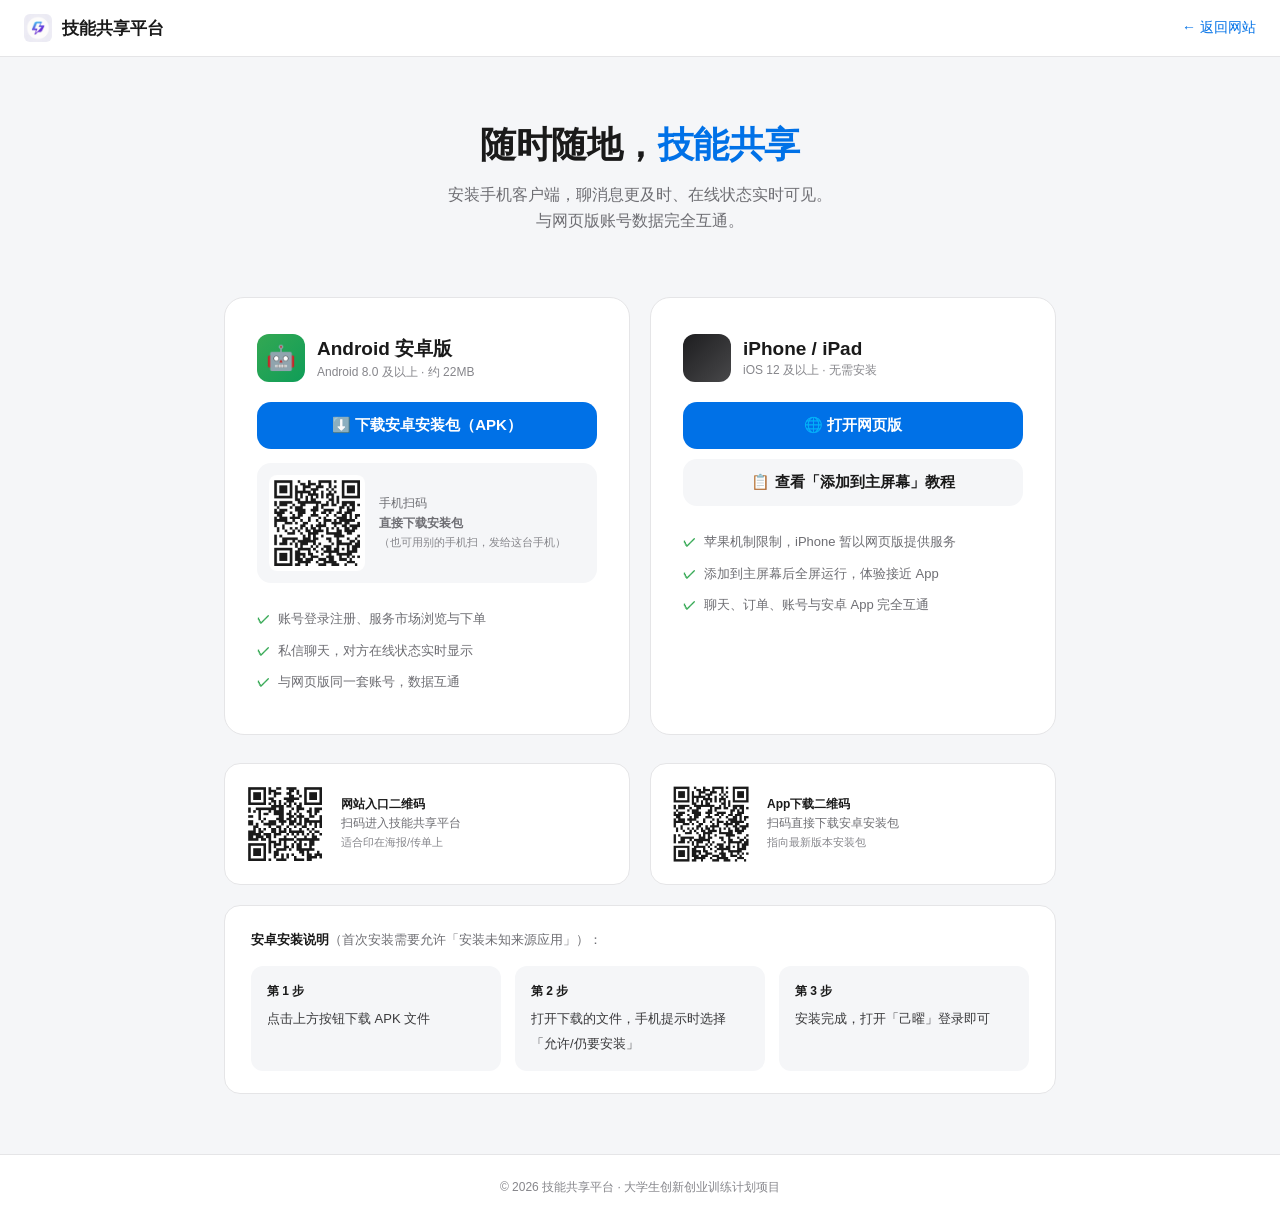
<file: app.html>
<!DOCTYPE html>
<html lang="zh-CN">
<head>
    <meta charset="UTF-8">
    <meta name="viewport" content="width=device-width, initial-scale=1.0">
    <title>下载App - 技能共享平台</title>
    <style>
        * { margin:0; padding:0; box-sizing:border-box; }
        body { font-family:-apple-system,BlinkMacSystemFont,"Segoe UI","PingFang SC","Microsoft YaHei",sans-serif; background:#f5f6f8; color:#1a1a1a; min-height:100vh; }
        .topbar { background:#fff; border-bottom:1px solid #e5e5e7; padding:14px 24px; display:flex; align-items:center; justify-content:space-between; position:sticky; top:0; }
        .brand { display:flex; align-items:center; gap:10px; font-size:17px; font-weight:700; text-decoration:none; color:#1a1a1a; }
        .brand img { width:28px; height:28px; border-radius:6px; }
        .back { color:#0071e7; text-decoration:none; font-size:14px; font-weight:500; }
        .hero { max-width:880px; margin:0 auto; padding:64px 24px 40px; text-align:center; }
        .hero h1 { font-size:36px; font-weight:700; letter-spacing:-0.5px; }
        .hero h1 span { color:#0071e7; }
        .hero p { color:#6e6e73; font-size:16px; margin-top:12px; line-height:1.6; }
        .cards { max-width:880px; margin:24px auto 0; padding:0 24px; display:grid; grid-template-columns:1fr 1fr; gap:20px; }
        @media (max-width:720px) { .cards { grid-template-columns:1fr; } .hero h1 { font-size:28px; } }
        .card { background:#fff; border:1px solid #e5e5e7; border-radius:20px; padding:36px 32px; text-align:left; }
        .card .os { display:flex; align-items:center; gap:12px; margin-bottom:20px; }
        .card .os .icon { width:48px; height:48px; border-radius:12px; display:flex; align-items:center; justify-content:center; font-size:24px; color:#fff; }
        .card .os .icon.android { background:linear-gradient(135deg,#34a853,#0f9d58); }
        .card .os .icon.ios { background:linear-gradient(135deg,#1d1d1f,#48484a); }
        .card .os h3 { font-size:19px; font-weight:700; }
        .card .os small { color:#86868b; font-size:12px; display:block; margin-top:2px; }
        .btn { display:flex; align-items:center; justify-content:center; gap:8px; width:100%; padding:14px; border-radius:14px; font-size:15px; font-weight:600; text-decoration:none; transition:all .2s; border:none; cursor:pointer; }
        .btn-primary { background:#0071e7; color:#fff; }
        .btn-primary:hover { background:#005bb8; }
        .btn-ghost { background:#f5f6f8; color:#1a1a1a; margin-top:10px; }
        .btn-ghost:hover { background:#e8e8ed; }
        .card ul { margin-top:20px; list-style:none; }
        .card li { font-size:13px; color:#6e6e73; padding:6px 0; display:flex; gap:8px; align-items:flex-start; line-height:1.5; }
        .card li::before { content:"✓"; color:#34a853; font-weight:700; flex-shrink:0; }
        .meta { max-width:880px; margin:28px auto 60px; padding:0 24px; }
        .meta .box { background:#fff; border:1px solid #e5e5e7; border-radius:16px; padding:22px 26px; font-size:13px; color:#6e6e73; line-height:1.9; }
        .meta .box b { color:#1a1a1a; }
        .steps { display:grid; grid-template-columns:repeat(3,1fr); gap:14px; margin-top:14px; }
        @media (max-width:720px) { .steps { grid-template-columns:1fr; } }
        .step { background:#f5f6f8; border-radius:12px; padding:14px 16px; font-size:13px; color:#3a3a3c; }
        .step b { display:block; color:#0071e7; font-size:12px; margin-bottom:4px; }
        .footer { text-align:center; color:#86868b; font-size:12px; padding:24px; border-top:1px solid #e5e5e7; background:#fff; }
    </style>
</head>
<body>
    <div class="topbar">
        <a class="brand" href="index.html"><img src="images/logo.png" alt="logo">技能共享平台</a>
        <a class="back" href="index.html">← 返回网站</a>
    </div>

    <div class="hero">
        <h1>随时随地，<span>技能共享</span></h1>
        <p>安装手机客户端，聊消息更及时、在线状态实时可见。<br>与网页版账号数据完全互通。</p>
    </div>

    <div class="cards">
        <div class="card">
            <div class="os">
                <div class="icon android">🤖</div>
                <div>
                    <h3>Android 安卓版</h3>
                    <small>Android 8.0 及以上 · 约 22MB</small>
                </div>
            </div>
            <a class="btn btn-primary" href="app/jsgx-app.apk" download>⬇️ 下载安卓安装包（APK）</a>
            <div style="display:flex;align-items:center;gap:14px;margin-top:14px;padding:12px;background:#F5F6F8;border-radius:14px;">
                <img src="images/qr/qr-app.png" alt="App下载二维码" style="width:96px;height:96px;border-radius:8px;">
                <div style="font-size:12px;color:#6e6e73;line-height:1.6;">手机扫码<br><b>直接下载安装包</b><br><span style="font-size:11px;color:#86868b;">（也可用别的手机扫，发给这台手机）</span></div>
            </div>
            <ul>
                <li>账号登录注册、服务市场浏览与下单</li>
                <li>私信聊天，对方在线状态实时显示</li>
                <li>与网页版同一套账号，数据互通</li>
            </ul>
        </div>
        <div class="card">
            <div class="os">
                <div class="icon ios"></div>
                <div>
                    <h3>iPhone / iPad</h3>
                    <small>iOS 12 及以上 · 无需安装</small>
                </div>
            </div>
            <a class="btn btn-primary" href="index.html">🌐 打开网页版</a>
            <div class="btn btn-ghost" onclick="showIosGuide()">📋 查看「添加到主屏幕」教程</div>
            <ul>
                <li>苹果机制限制，iPhone 暂以网页版提供服务</li>
                <li>添加到主屏幕后全屏运行，体验接近 App</li>
                <li>聊天、订单、账号与安卓 App 完全互通</li>
            </ul>
        </div>
    </div>

    <div class="meta">
        <div style="display:grid;grid-template-columns:1fr 1fr;gap:20px;max-width:880px;margin:0 auto 20px;">
            <div style="background:#fff;border:1px solid #e5e5e7;border-radius:16px;padding:18px;display:flex;align-items:center;gap:14px;">
                <img src="images/qr/qr-website.png" alt="网站二维码" style="width:84px;height:84px;">
                <div style="font-size:12px;color:#6e6e73;line-height:1.6;"><b style="color:#1a1a1a;">网站入口二维码</b><br>扫码进入技能共享平台<br><span style="font-size:11px;color:#86868b;">适合印在海报/传单上</span></div>
            </div>
            <div style="background:#fff;border:1px solid #e5e5e7;border-radius:16px;padding:18px;display:flex;align-items:center;gap:14px;">
                <img src="images/qr/qr-app.png" alt="App下载二维码" style="width:84px;height:84px;">
                <div style="font-size:12px;color:#6e6e73;line-height:1.6;"><b style="color:#1a1a1a;">App下载二维码</b><br>扫码直接下载安卓安装包<br><span style="font-size:11px;color:#86868b;">指向最新版本安装包</span></div>
            </div>
        </div>
        <div class="box">
            <b>安卓安装说明</b>（首次安装需要允许「安装未知来源应用」）：
            <div class="steps">
                <div class="step"><b>第 1 步</b>点击上方按钮下载 APK 文件</div>
                <div class="step"><b>第 2 步</b>打开下载的文件，手机提示时选择「允许/仍要安装」</div>
                <div class="step"><b>第 3 步</b>安装完成，打开「己曜」登录即可</div>
            </div>
        </div>
    </div>

    <div class="footer">© 2026 技能共享平台 · 大学生创新创业训练计划项目</div>

    <div id="iosGuide" style="display:none; position:fixed; inset:0; background:rgba(0,0,0,0.45); z-index:99; align-items:center; justify-content:center; padding:20px;" onclick="if(event.target===this)this.style.display='none'">
        <div style="background:#fff; border-radius:20px; max-width:420px; width:100%; padding:28px;">
            <h3 style="font-size:18px; margin-bottom:16px;">iPhone 添加到主屏幕</h3>
            <div style="font-size:14px; color:#3a3a3c; line-height:2.2;">
                1. 用 <b>Safari 浏览器</b>打开本站首页<br>
                2. 点击底部「分享」按钮 <b>⎋</b><br>
                3. 选择「<b>添加到主屏幕</b>」<br>
                4. 点击「添加」，桌面出现网站图标<br>
                5. 从图标打开即全屏运行，像 App 一样
            </div>
            <button class="btn btn-primary" style="margin-top:20px;" onclick="document.getElementById('iosGuide').style.display='none'">知道了</button>
        </div>
    </div>
    <script>
        function showIosGuide() { var g = document.getElementById('iosGuide'); g.style.display = 'flex'; }
    </script>
</body>
</html>
</file>
